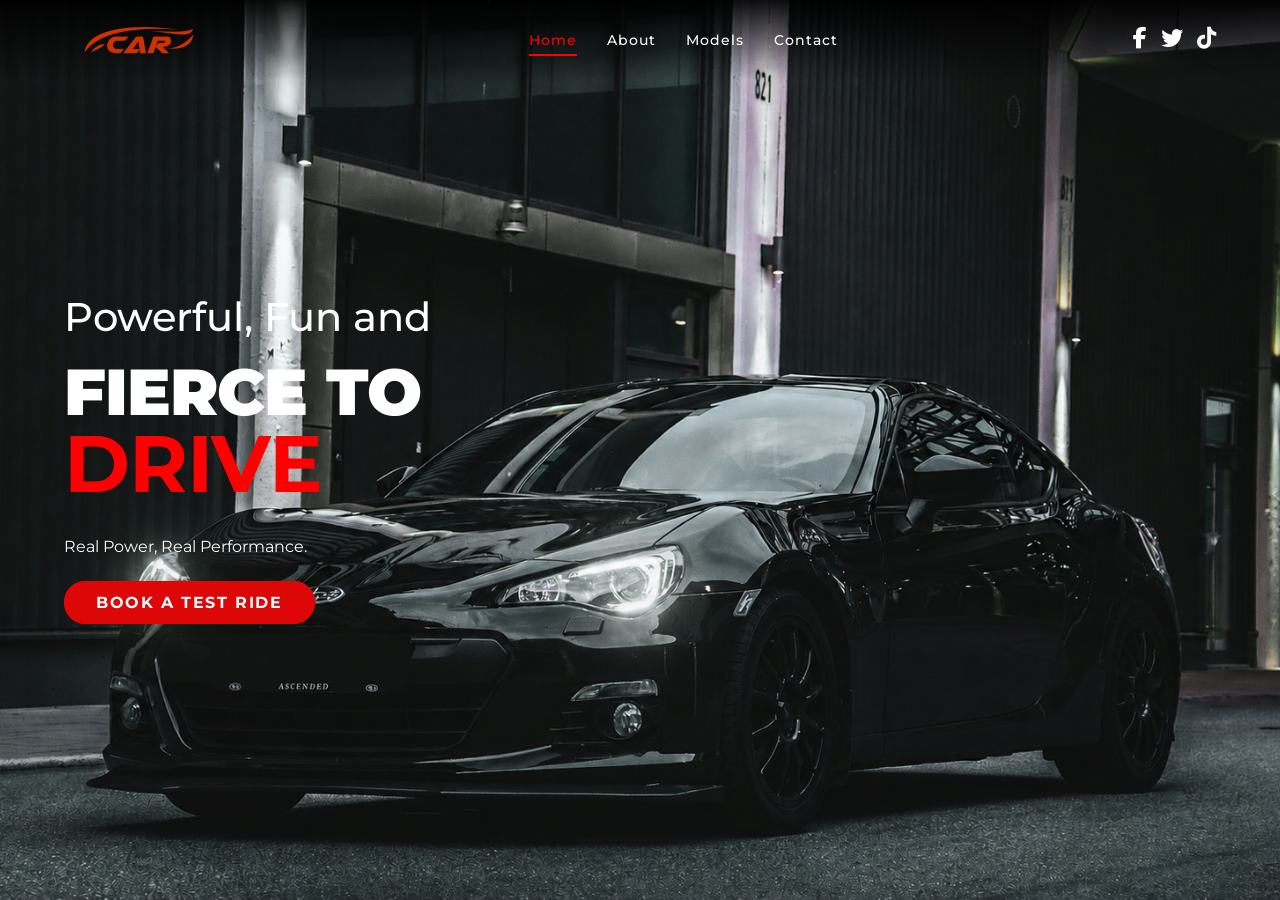
<file: index.html>
<!DOCTYPE html>
<html lang="en">
    <head>
        <meta charset="UTF-8">
        <meta name="viewport" content="width=device-width, initial-scale=1.0">
        <title>Home</title>
        <link rel="stylesheet" href="https://cdnjs.cloudflare.com/ajax/libs/font-awesome/6.4.0/css/all.min.css">
        <link href="https://fonts.googleapis.com/css2?family=Montserrat:wght@100..900&display=swap" rel="stylesheet">
        <link rel="stylesheet" href="styles.css">
    </head>

    <body>
        <header>
            <nav>
                <img src="pic/car-logoo.png" class="logo" alt="Car Logo">
                <div class="menu">
                    <a href="index.html" class="active">Home</a>
                    <a href="About.html">About</a>
                    <a href="Models.html">Models</a> 
                    <a href="Contact.html">Contact</a>
                </div>

                <div class="social">
                    <a href="#"><i class="fa-brands fa-facebook-f"></i></a>
                    <a href="#"><i class="fa-brands fa-twitter"></i></a>
                    <a href="#"><i class="fa-brands fa-tiktok"></i></a>
                </div>
            </nav> 
        </header>

        <div class="hero">
            <div class="text">
                <h4>Powerful, Fun and</h4>
                <h1>Fierce to <br> <span>Drive</span></h1>
                <p>Real Power, Real Performance.</p>
                <a href="Contact.html" class="btn">Book a test ride</a>
            </div>
        </div>
    </body>
</html>
</file>
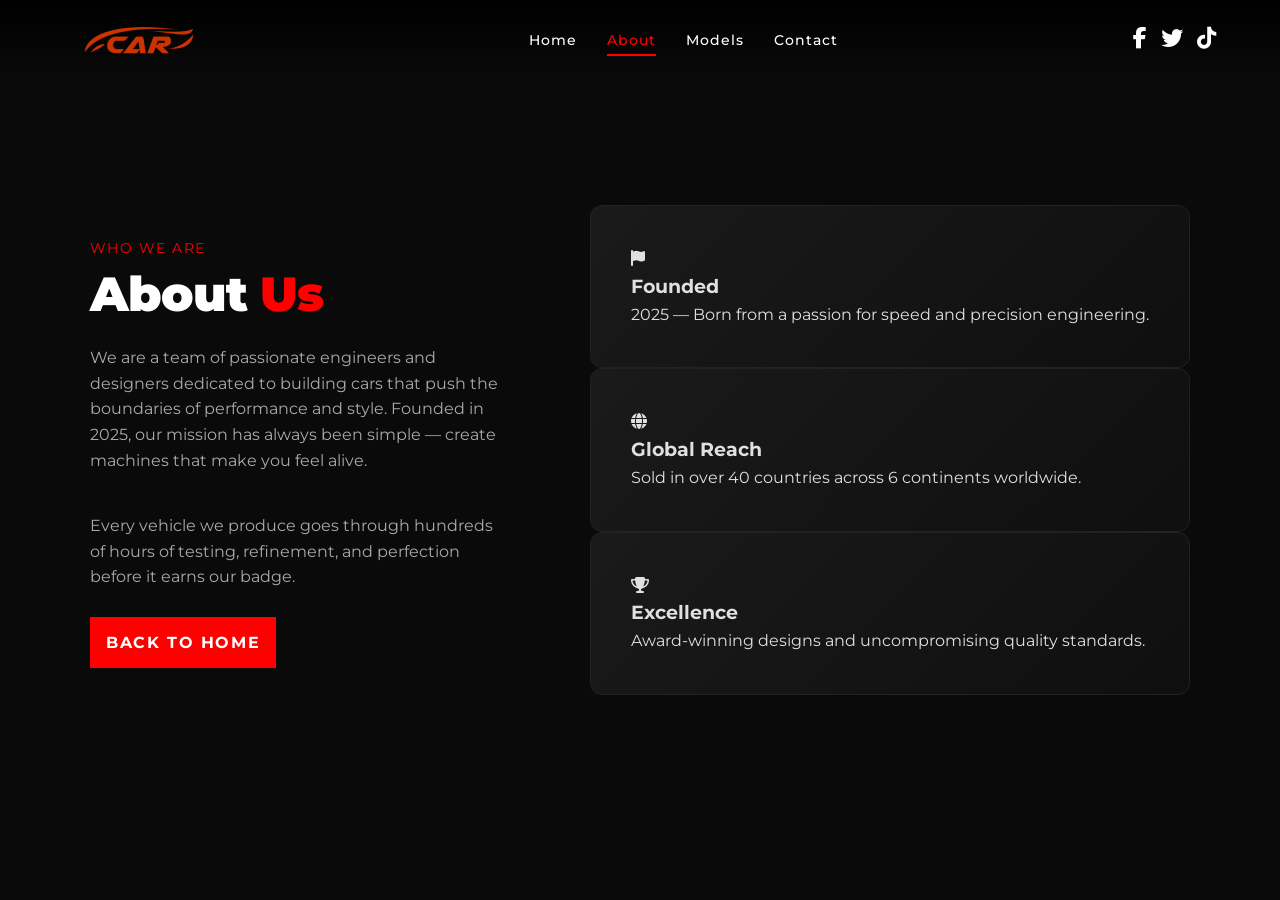
<file: About.html>
<!DOCTYPE html>
<html lang="en">
<head>
    <meta charset="UTF-8">
    <meta name="viewport" content="width=device-width, initial-scale=1.0">
    <title>About</title>
    <link rel="stylesheet" href="https://cdnjs.cloudflare.com/ajax/libs/font-awesome/6.4.0/css/all.min.css">
    <link href="https://fonts.googleapis.com/css2?family=Montserrat:wght@100..900&display=swap" rel="stylesheet">
    <link rel="stylesheet" href="styles.css">
</head>
<body>
    <header>
        <nav>
            <img src="pic/car-logoo.png" class="logo" alt="Logo">
            <div class="menu">
                <a href="index.html">Home</a>
                <a href="About.html" class="active">About</a>
                <a href="Models.html">Models</a>
                <a href="Contact.html">Contact</a>
            </div>
            <div class="social">
                <a href="#"><i class="fa-brands fa-facebook-f"></i></a>
                <a href="#"><i class="fa-brands fa-twitter"></i></a>
                <a href="#"><i class="fa-brands fa-tiktok"></i></a>
            </div>
        </nav>
    </header>

    <main class="page-screen">
        <div class="content-wrap">
            <div class="left-col">
                <p class="eyebrow">Who We Are</p>
                <h1>About <span>Us</span></h1>
                <p class="desc">We are a team of passionate engineers and designers dedicated to building cars that push the boundaries of performance and style. Founded in 2025, our mission has always been simple — create machines that make you feel alive.</p>
                <p class="desc">Every vehicle we produce goes through hundreds of hours of testing, refinement, and perfection before it earns our badge.</p>
                <a href="index.html" class="btn">Back to Home</a>
            </div>
            <div class="right-col">
                <div class="info-card">
                    <i class="fa-solid fa-flag"></i>
                    <h3>Founded</h3>
                    <p>2025 — Born from a passion for speed and precision engineering.</p>
                </div>
                <div class="info-card">
                    <i class="fa-solid fa-globe"></i>
                    <h3>Global Reach</h3>
                    <p>Sold in over 40 countries across 6 continents worldwide.</p>
                </div>
                <div class="info-card">
                    <i class="fa-solid fa-trophy"></i>
                    <h3>Excellence</h3>
                    <p>Award-winning designs and uncompromising quality standards.</p>
                </div>
            </div>
        </div>
    </main>
</body>
</html>
</file>
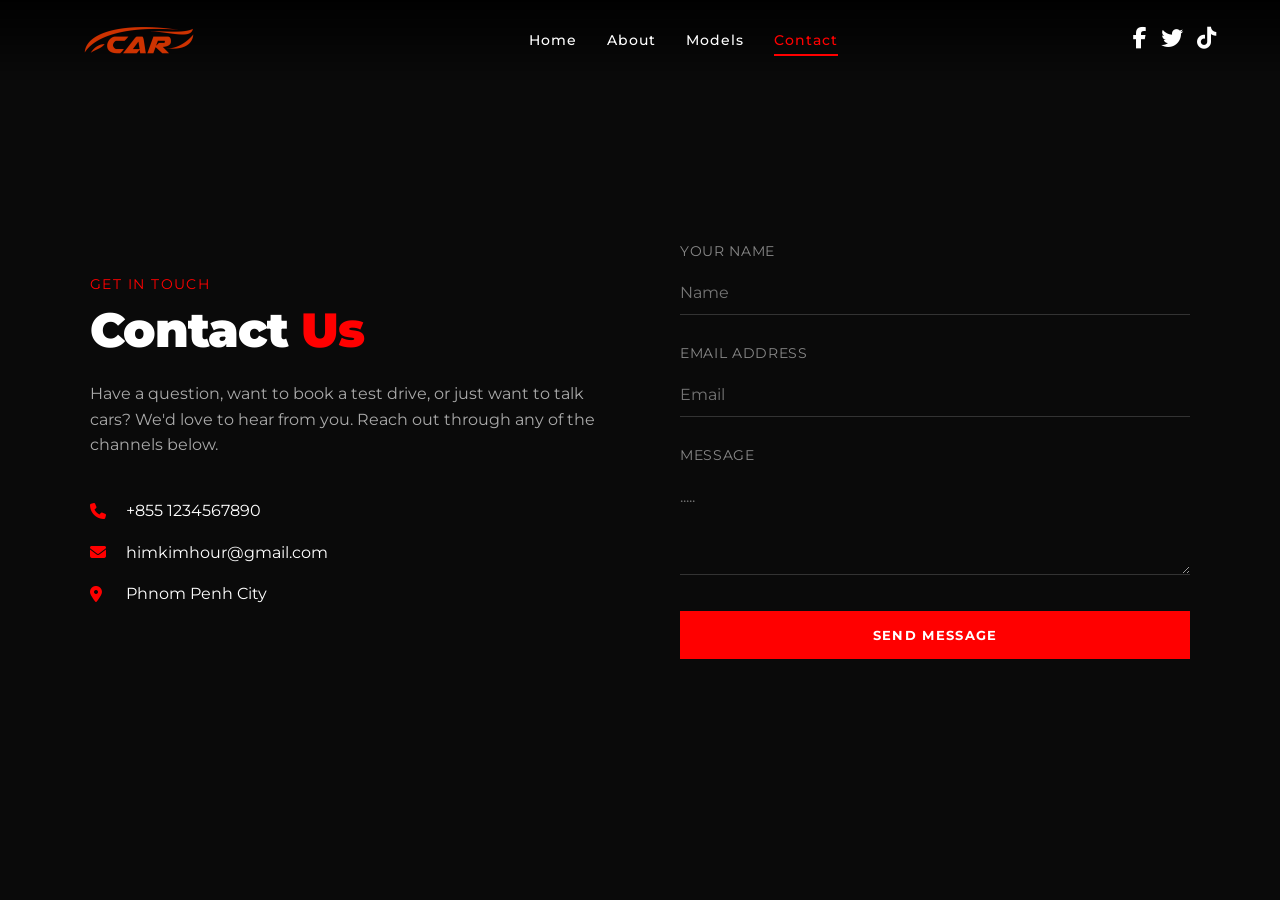
<file: Contact.html>
<!DOCTYPE html>
<html lang="en">
<head>
    <meta charset="UTF-8">
    <meta name="viewport" content="width=device-width, initial-scale=1.0">
    <title>Contact</title>
    <link rel="stylesheet" href="https://cdnjs.cloudflare.com/ajax/libs/font-awesome/6.4.0/css/all.min.css">
    <link href="https://fonts.googleapis.com/css2?family=Montserrat:wght@100..900&display=swap" rel="stylesheet">
    <link rel="stylesheet" href="styles.css">
</head>
<body>
    <header>
        <nav>
            <img src="pic/car-logoo.png" class="logo" alt="Logo">
            <div class="menu">
                <a href="index.html">Home</a>
                <a href="About.html">About</a>
                <a href="Models.html">Models</a>
                <a href="Contact.html" class="active">Contact</a>
            </div>
            <div class="social">
                <a href="#"><i class="fa-brands fa-facebook-f"></i></a>
                <a href="#"><i class="fa-brands fa-twitter"></i></a>
                <a href="#"><i class="fa-brands fa-tiktok"></i></a>
            </div>
        </nav>
    </header>

    <main class="page-screen">
        <div class="content-wrap">
            <div class="left-col">
                <p class="eyebrow">Get In Touch</p>
                <h1>Contact <span>Us</span></h1>
                <p class="desc">Have a question, want to book a test drive, or just want to talk cars? We'd love to hear from you. Reach out through any of the channels below.</p>
                <div class="contact-info">
                    <div class="contact-item">
                        <i class="fa-solid fa-phone"></i>
                        <span>+855 1234567890</span>
                    </div>
                    <div class="contact-item">
                        <i class="fa-solid fa-envelope"></i>
                        <span>himkimhour@gmail.com</span>
                    </div>
                    <div class="contact-item">
                        <i class="fa-solid fa-location-dot"></i>
                        <span>Phnom Penh City</span>
                    </div>
                </div>
            </div>
            <div class="right-col contact-form-col">
                <div class="form-group">
                    <label>Your Name</label>
                    <input type="text" placeholder="Name">
                </div>
                <div class="form-group">
                    <label>Email Address</label>
                    <input type="email" placeholder="Email">
                </div>
                <div class="form-group">
                    <label>Message</label>
                    <textarea placeholder="....."></textarea>
                </div>
                <button class="btn">Send Message</button>
            </div>
        </div>
    </main>
</body>
</html>
</file>
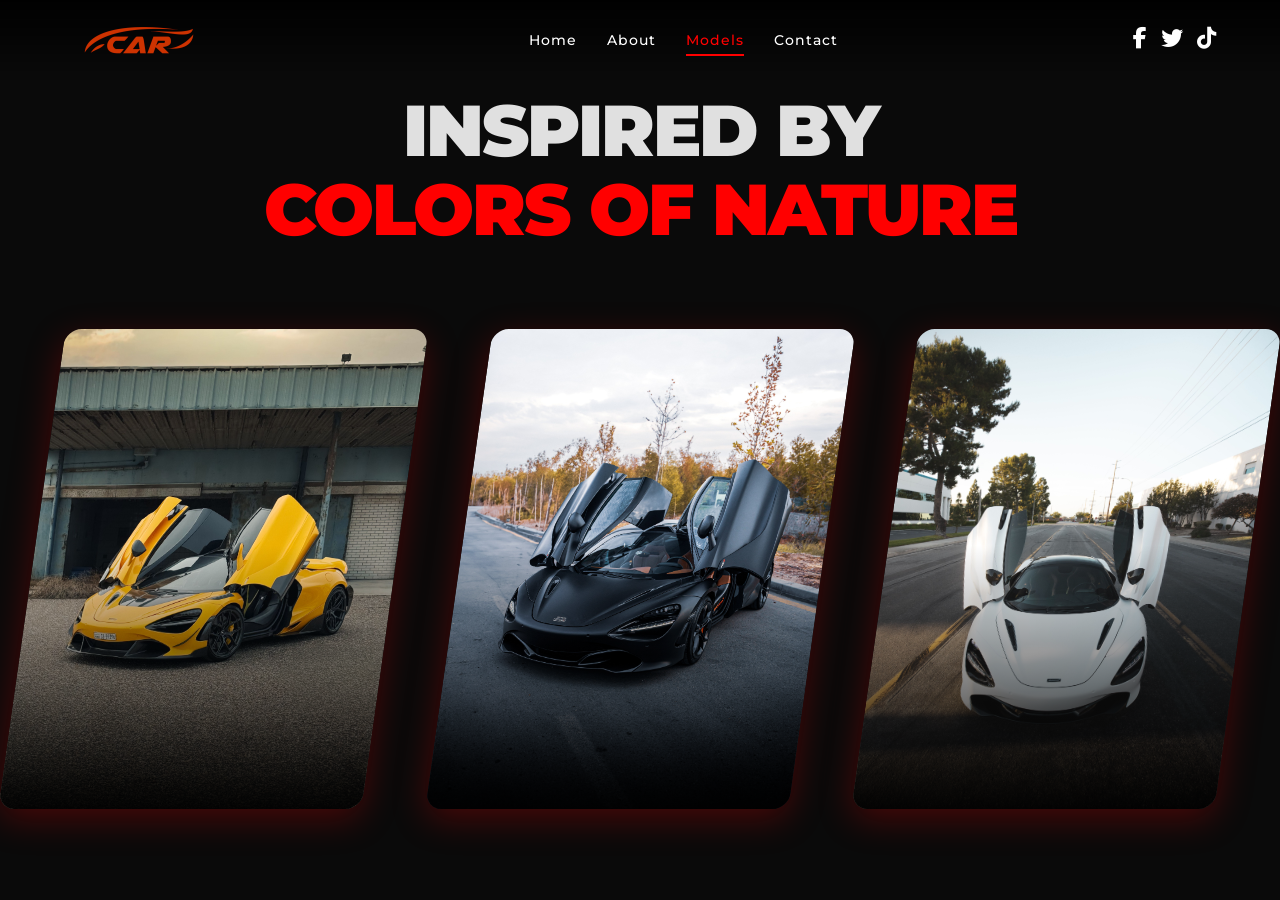
<file: Models.html>
<!DOCTYPE html>
<html lang="en">
<head>
    <meta charset="UTF-8">
    <meta name="viewport" content="width=device-width, initial-scale=1.0">
    <title>Models</title>
    <link rel="stylesheet" href="https://cdnjs.cloudflare.com/ajax/libs/font-awesome/6.4.0/css/all.min.css">
    <link href="https://fonts.googleapis.com/css2?family=Montserrat:wght@100..900&display=swap" rel="stylesheet">
    <link rel="stylesheet" href="styles.css">
</head>
<body>
    <header>
        <nav>
            <img src="pic/car-logoo.png" class="logo" alt="Logo">
            <div class="menu">
                <a href="index.html">Home</a>
                <a href="About.html">About</a>
                <a href="Models.html" class="active">Models</a>
                <a href="Contact.html">Contact</a>
            </div>
            <div class="social">
                <a href="#"><i class="fa-brands fa-facebook-f"></i></a>
                <a href="#"><i class="fa-brands fa-twitter"></i></a>
                <a href="#"><i class="fa-brands fa-tiktok"></i></a>
            </div>
        </nav>
    </header>

    <main class="page-screen">
        <h2 class="section-title">
            INSPIRED BY<br>
            <span>COLORS OF NATURE</span>
        </h2>

        <div class="models-container">
            <article class="models-card">
                <img src="photo/car1.jpg" alt="car1" class="models-img">
                <div class="models-gradient"></div>
                <div class="models-data">
                    <h3 class="model-name">Mclaren</h3>
                    <span class="models-info">335km/h</span>
                </div>
            </article>

            <article class="models-card">
                <img src="photo/car2.jpg" alt="car2" class="models-img">
                <div class="models-gradient"></div>
                <div class="models-data">
                    <h3 class="model-name">Mclaren</h3>
                    <span class="models-info">335km/h</span>
                </div>
            </article>

            <article class="models-card">
                <img src="photo/car3.jpg" alt="car3" class="models-img">
                <div class="models-gradient"></div>
                <div class="models-data">
                    <h3 class="model-name">Mclaren</h3>
                    <span class="models-info">335km/h</span>
                </div>
            </article>
        </div>
    </main>
</body>
</html>
</file>
<file: styles.css>
@import url('https://fonts.googleapis.com/css2?family=Montserrat:wght@100..900&display=swap');

* {
    margin: 0;
    padding: 0;
    box-sizing: border-box;
    text-decoration: none;
    font-family: 'Montserrat', sans-serif;
}

body {
    background-color: #0a0a0a;
    color: #e0e0e0;
    line-height: 1.6;
    min-height: 100vh;
    overflow-x: hidden;
}

/* ========== HEADER ========== */
header {
    position: fixed;
    top: 0;
    left: 0;
    right: 0;
    z-index: 999;
    background: linear-gradient(to bottom, rgba(0, 0, 0, 0.92), transparent);
}

header nav {
    width: 90%;
    margin: auto;
    display: flex;
    justify-content: space-between;
    align-items: center;
    height: 80px;
}

header nav .logo {
    width: 150px;
}

nav .menu {
    display: flex;
    align-items: center;
}

nav .menu a {
    color: #fff;
    margin-left: 30px;
    position: relative;
    font-size: 14px;
    letter-spacing: 1px;
    font-weight: 500;
}

nav .menu a::after {
    content: '';
    position: absolute;
    bottom: -5px;
    left: 0;
    width: 0%;
    height: 2px;
    background-color: #ff0000;
    transition: 0.4s;
}

nav .menu a:hover::after,
nav .menu a.active::after {
    width: 100%;
}

nav .menu a.active {
    color: #ff0000;
}

nav .social a i {
    color: #fff;
    font-size: 22px;
    margin-left: 10px;
    transition: 0.3s;
}

nav .social a i:hover {
    transform: scale(1.2);
    color: #ff0000;
}

/* ========== MODELS SECTION ========== */
.page-screen {
    min-height: 100vh;
    display: flex;
    flex-direction: column;
    align-items: center;
    justify-content: center;
    padding: 140px 2rem 5rem;
    gap: 5rem;
}

.section-title {
    font-size: 4.5rem;
    font-weight: 900;
    text-align: center;
    line-height: 1.1;
    text-transform: uppercase;
    letter-spacing: -2px;
}

.section-title span {
    color: #ff0000;
}

.models-container {
    display: grid;
    grid-template-columns: repeat(auto-fit, minmax(340px, 1fr));
    gap: 4rem;
    max-width: 1400px;
    width: 100%;
    justify-content: center;
}

.models-card {
    position: relative;
    height: 480px;
    border-radius: 16px;
    overflow: hidden;
    box-shadow: 0 10px 35px rgba(255, 0, 0, 0.25);
    transition: all 0.4s ease;
    cursor: pointer;
    transform: skew(-8deg);
}

.models-card:hover {
    box-shadow: 0 20px 60px rgba(255, 0, 0, 0.4);
    transform: skew(-8deg) scale(1.1);
}

.models-img {
    width: 100%;
    height: 100%;
    object-fit: cover;
    transition: transform 0.4s ease;
}

.models-card:hover .models-img {
    transform: scale(1.15);
}

.models-gradient {
    position: absolute;
    top: 0;
    left: 0;
    width: 100%;
    height: 100%;
    background: linear-gradient(180deg, 
        hsla(0, 0%, 0%, 0) 45%,
        hsla(0, 0%, 0%, 0.95) 100%);
    pointer-events: none;
}

.models-data {
    position: absolute;
    bottom: 2.5rem;
    left: 2.5rem;
    color: white;
    transform: skew(8deg);
}

.model-name {
    font-size: 1.8rem;
    font-weight: 800;
    margin-bottom: 0.8rem;
    transition: transform 0.4s, opacity 0.4s;
    transform: translateX(7rem);
    opacity: 0;
    letter-spacing: 0.5px;
}

.models-info {
    display: block;
    font-size: 1.2rem;
    color: #b0b0b0;
    transition: transform 0.4s 0.1s, opacity 0.4s 0.1s;
    transform: translateX(7rem);
    opacity: 0;
}

.models-card:hover .model-name,
.models-card:hover .models-info {
    transform: translateX(0);
    opacity: 1;
}

/* ========== ABOUT SECTION ========== */
.page-screen.about {
    min-height: calc(100vh - 80px);
    display: flex;
    align-items: center;
    justify-content: center;
    padding: 4rem 2rem;
}

.content-wrap {
    max-width: 1400px;
    width: 100%;
    display: grid;
    grid-template-columns: 1fr 1fr;
    gap: 4rem;
    align-items: center;
}

.left-col {
    padding: 2rem 0;
}

h1 {
    font-size: 4rem;
    font-weight: 900;
    margin-bottom: 2rem;
    line-height: 1.1;
    letter-spacing: -1px;
}

h1 span {
    color: #ff0000;
}

.info-card {
    background: linear-gradient(135deg, #1a1a1a 0%, #0f0f0f 100%);
    padding: 2.5rem;
    border-radius: 12px;
    border: 1px solid #222;
    transition: all 0.3s ease;
    position: relative;
    overflow: hidden;
}

.info-card:hover {
    border-color: #ff0000;
    transform: translateX(8px);
    box-shadow: 0 15px 40px rgba(255, 0, 0, 0.2);
}

/* ========== HOME SECTION ========== */

.hero{
    width: 100%;
    height: 100vh;
    background: url(pic/Home-page-light-off.png);
    background-position: center;
    background-size: cover;
    display: flex;
    justify-content: center;
    align-items: center;
}

.hero .text{
    width: 90%;
    margin: auto;
}

.hero .text h4 {
    font-size: 40px;
    color: #fff;
    font-weight: 500;
    margin-bottom: 10px;
}

.hero .text h1 {
    color: #fff;
    font-size: 65px;
    text-transform: uppercase;
    line-height: 1;
    margin-bottom: 30px;
}

.hero .text h1 span {
    color: #ff0000;
    font-size: 80px;
    font-weight: bold;
}

.hero .text p {
    color: #fff;
    margin-bottom: 30px;
}

.hero .text .btn {
    padding: 10px 30px;
    background-color: #dd0707;
    text-transform: uppercase;
    color: #fff;
    font-weight: bold;
    border-radius: 30px;
    border: 2px solid #dd0707;
    transition: 0.3s;
}

.hero .text .btn:hover {
    background-color: transparent;
}

/* ========== CONTACT SECTION ========== */
.page-screen {
    min-height: 100vh;
    display: flex;
    align-items: center;
    justify-content: center;
    background: #0a0a0a;
    padding: 4rem 2rem;
    box-sizing: border-box;
}

.content-wrap {
    display: flex;
    width: 100%;
    max-width: 1100px; 
    gap: 5rem;         
    align-items: flex-start;
}

.left-col {
    flex: 1;
}

.left-col .eyebrow {
    color: #ff0000;
    text-transform: uppercase;
    letter-spacing: 0.1em;
    font-size: 0.9rem;
    margin-bottom: 0.5rem;
}

.left-col h1 {
    font-size: 3rem;
    font-weight: 900;
    color: #fff;
    margin-bottom: 1.5rem;
}

.left-col h1 span {
    color: #ff0000;
}

.left-col .desc {
    color: #aaa;
    line-height: 1.6;
    margin-bottom: 2.5rem;
}

.contact-info {
    display: flex;
    flex-direction: column;
    gap: 1rem;
}

.contact-item {
    display: flex;
    align-items: center;
    gap: 1rem;
    color: #fff;
}

.contact-item i {
    color: #ff0000;
    width: 20px;
}

.right-col.contact-form-col {
    flex: 1;
    width: 100%;
    display: flex;
    flex-direction: column;
}

.form-group {
    display: flex;
    flex-direction: column; 
    align-items: flex-start; 
    margin-bottom: 1.75rem;
    width: 100%;
}

.form-group label {
    color: #888;
    font-size: 0.85rem;
    text-transform: uppercase;
    letter-spacing: 0.05em;
    margin-bottom: 0.5rem;
}

.form-group input,
.form-group textarea {
    width: 100%;            
    box-sizing: border-box; 
    padding: 0.75rem 0;
    background: transparent;
    border: none;
    border-bottom: 1px solid #333;
    color: #fff;
    font-size: 1rem;
    font-family: inherit;
    transition: border-color 0.3s ease;
}

.form-group textarea {
    min-height: 100px;
    resize: vertical;
}

.form-group input:focus,
.form-group textarea:focus {
    border-bottom-color: #ff0000;
    outline: none;
}

.btn {
    width: 100%;
    padding: 1rem;
    background: #ff0000;
    color: #fff;
    border: none;
    font-weight: 700;
    text-transform: uppercase;
    letter-spacing: 0.1em;
    cursor: pointer;
    transition: background 0.3s ease;
    margin-top: 0.5rem;
}

.btn:hover {
    background: #cc0000;
}

@media (max-width: 768px) {
    .content-wrap {
        flex-direction: column;
        gap: 3rem;
    }
}

/* ========== RESPONSIVE STYLES ========== */
@media (max-width: 768px) {

    nav {
        padding: 0 1rem;
    }

    header nav {
        width: 100%;
        padding: 0 1rem;
        overflow-x: auto;
    }

    nav .menu a {
        margin-left: 15px;
        font-size: 12px;
    }

    nav .logo {
        width: 100px;
    }

    .hero .text {
        width: 95%;
        text-align: center;
    }

    .hero .text .btn {
        display: block;
        width: fit-content;
        margin: 0 auto;
    }

    .menu {
        gap: 0.8rem;
        font-size: 0.75rem;
    }

    .hero .text h4 {
        font-size: 22px;
    }

    .hero .text h1 {
        font-size: 36px;
    }

    .hero .text h1 span {
        font-size: 45px;
    }

    .section-title {
        font-size: 2.5rem;
    }

    .models-card {
        transform: skew(0deg);
        height: 350px;
    }

    .models-card:hover {
        transform: skew(0deg) scale(1.05);
    }

    .content-wrap {
        grid-template-columns: 1fr;
        gap: 2rem;
        flex-direction: column;
    }

    h1 {
        font-size: 2.5rem;
    }
}

@media (max-width: 480px) {

    .menu {
        display: none;
    }

    .hero .text h4 {
        font-size: 18px;
    }

    .hero .text h1 {
        font-size: 28px;
    }

    .hero .text h1 span {
        font-size: 36px;
    }

    .section-title {
        font-size: 2rem;
        letter-spacing: -1px;
    }

    h1 {
        font-size: 2rem;
    }
}
</file>
